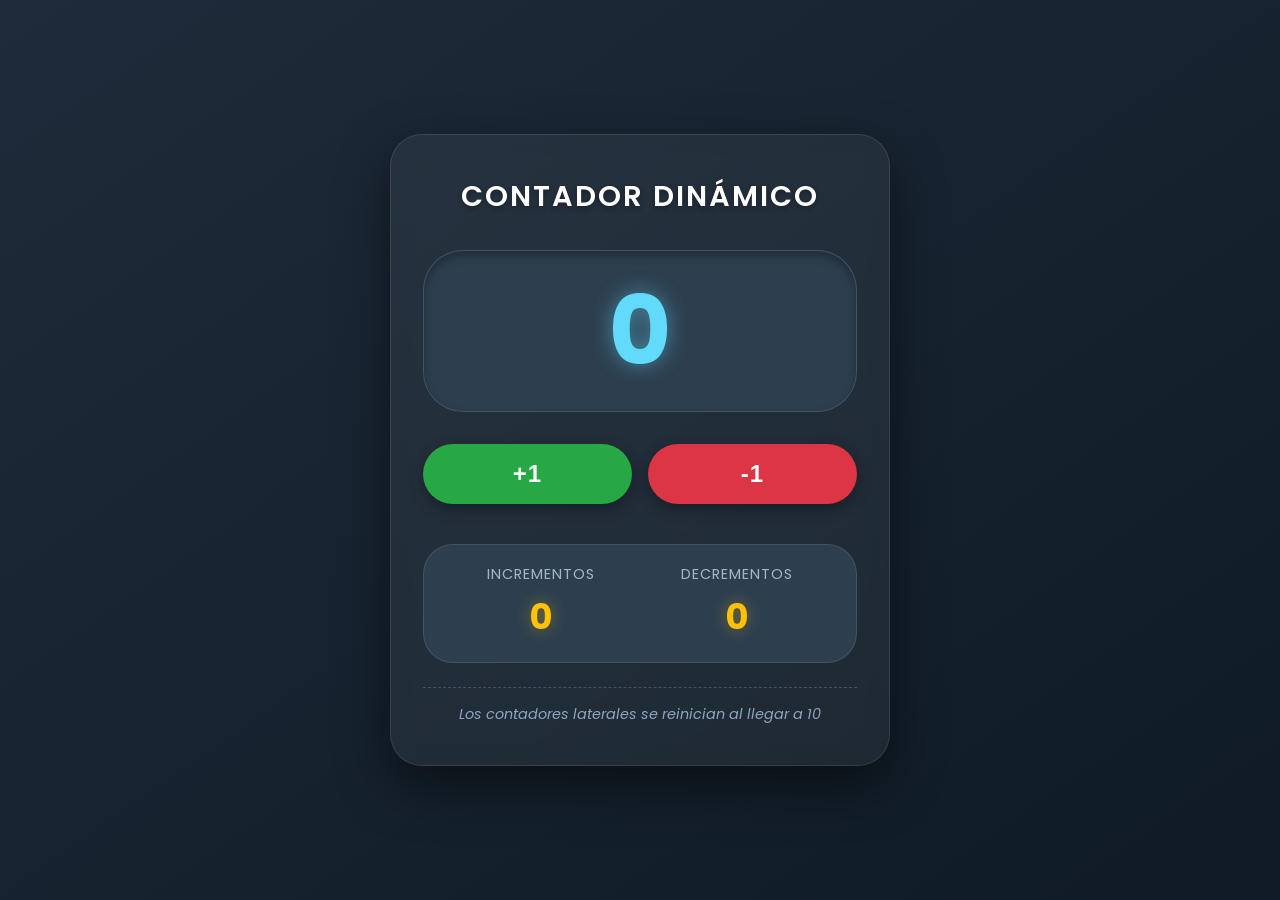
<file: 1.contador-personalizado/index.html>
<!DOCTYPE html>
<html lang="es">
<head>
    <meta charset="UTF-8">
    <meta name="viewport" content="width=device-width, initial-scale=1.0">
    <title>Contador Interactivo</title>
    <link rel="stylesheet" href="styles.css">
</head>
<body>
    <div class="card">
        <h1 class="title">CONTADOR DINÁMICO</h1>
        
        <div class="counter-box">
            <span class="counter-value" id="mainCounter">0</span>
        </div>

        <div class="button-group">
            <button class="btn btn-increment" id="incrementBtn">+1</button>
            <button class="btn btn-decrement" id="decrementBtn">-1</button>
        </div>

        <div class="stats">
            <div class="stat-item">
                <span class="stat-label">Incrementos</span>
                <span class="stat-number" id="incrementClicks">0</span>
            </div>
            <div class="stat-item">
                <span class="stat-label">Decrementos</span>
                <span class="stat-number" id="decrementClicks">0</span>
            </div>
        </div>

        <p class="info-text">Los contadores laterales se reinician al llegar a 10</p>
    </div>

    <script src="script.js"></script>
</body>
</html>
</file>
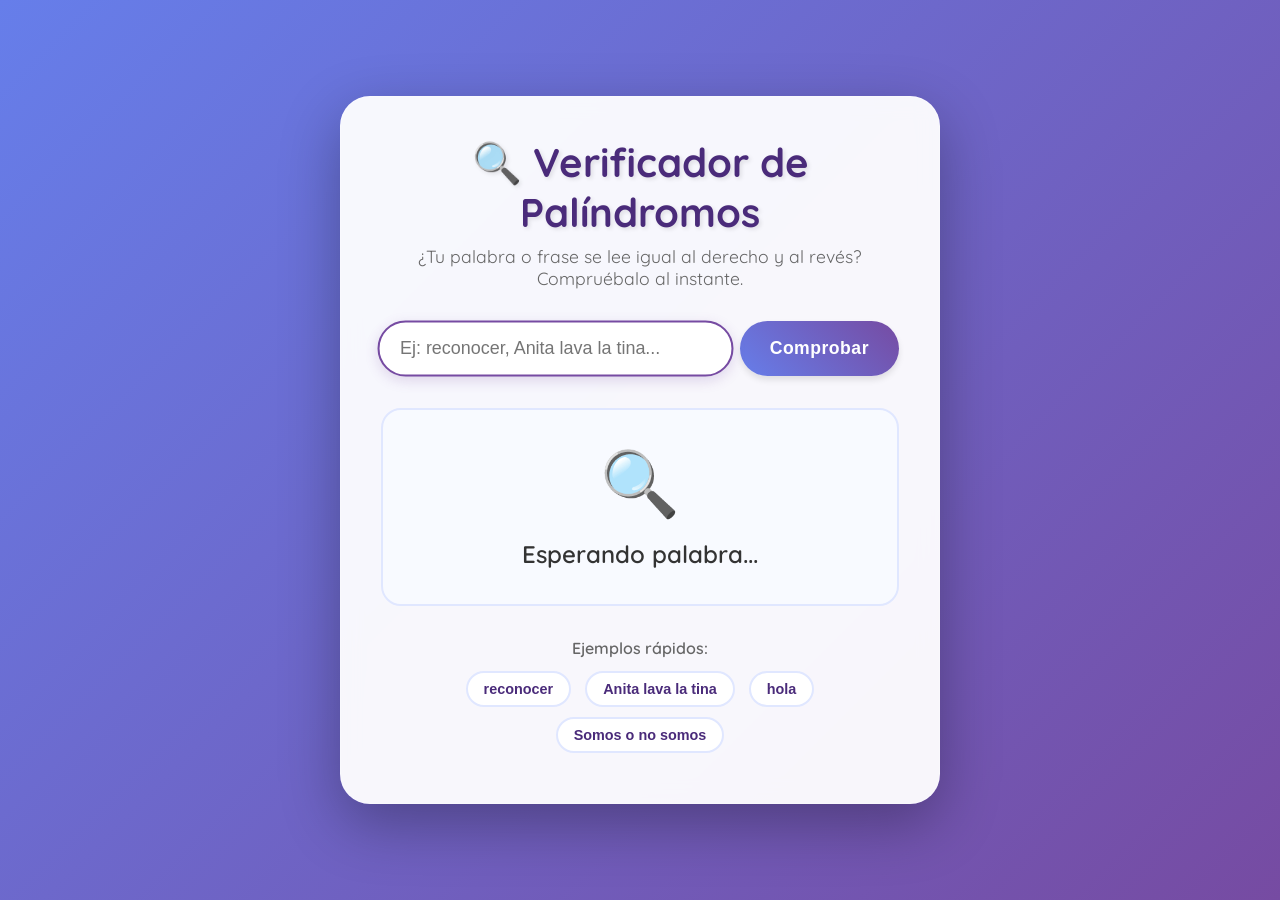
<file: 2.verificador-palindromo/index.html>
<!DOCTYPE html>
<html lang="es">
<head>
    <meta charset="UTF-8">
    <meta name="viewport" content="width=device-width, initial-scale=1.0">
    <title>Verificador de Palíndromos</title>
    <link rel="stylesheet" href="styles.css">
</head>
<body>
    <div class="container">
        <h1>🔍 Verificador de Palíndromos</h1>
        <p class="subtitle">¿Tu palabra o frase se lee igual al derecho y al revés? Compruébalo al instante.</p>
        
        <div class="input-group">
            <input type="text" id="wordInput" placeholder="Ej: reconocer, Anita lava la tina..." autofocus>
            <button id="checkBtn">Comprobar</button>
        </div>
        
        <div class="result-card" id="resultCard">
            <div class="result-icon" id="resultIcon">🔍</div>
            <div class="result-message" id="resultMessage">Esperando palabra...</div>
        </div>
        
        <div class="examples">
            <p>Ejemplos rápidos:</p>
            <button class="example-btn" data-example="reconocer">reconocer</button>
            <button class="example-btn" data-example="Anita lava la tina">Anita lava la tina</button>
            <button class="example-btn" data-example="hola">hola</button>
            <button class="example-btn" data-example="Somos o no somos">Somos o no somos</button>
        </div>
    </div>

    <script src="script.js"></script>
</body>
</html>
</file>
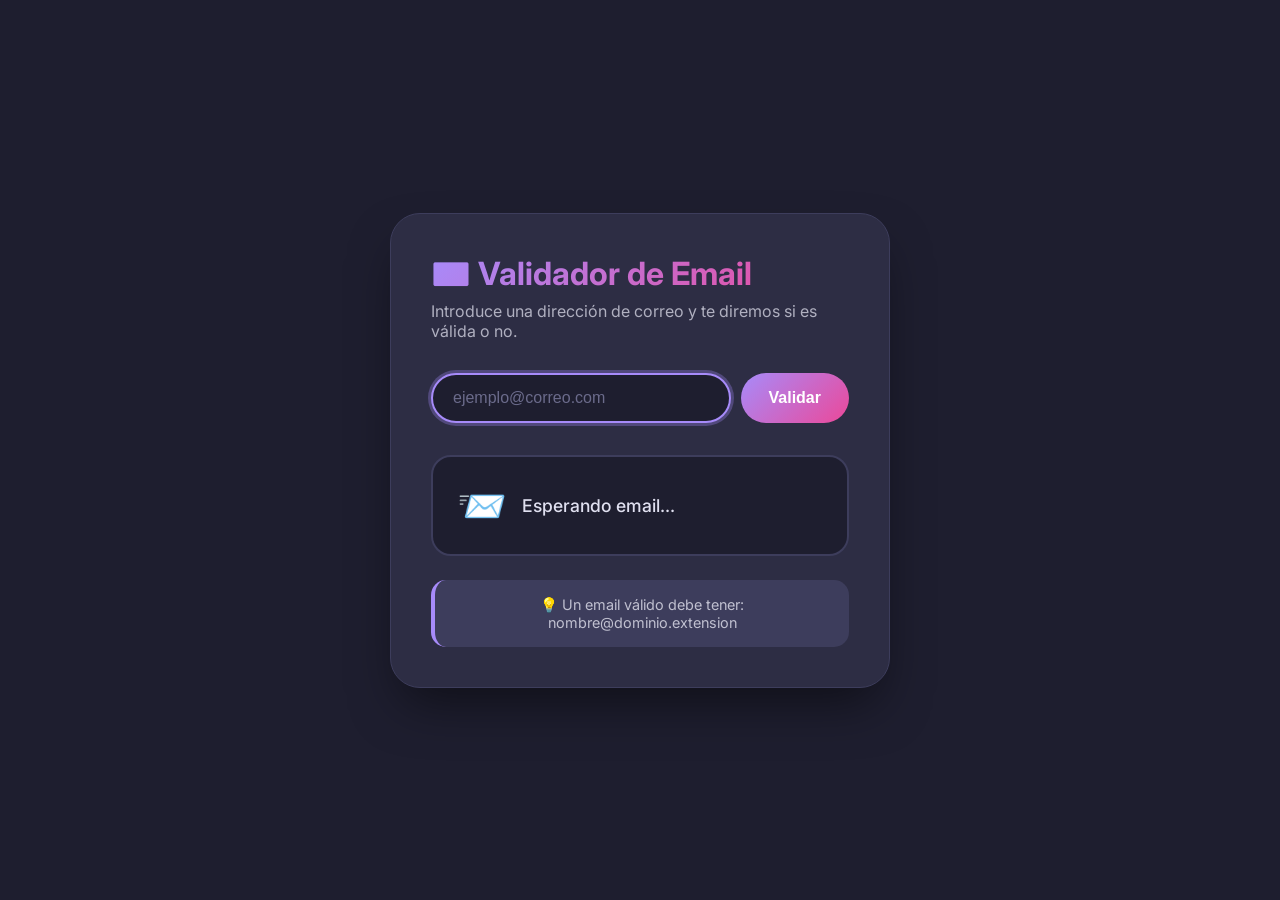
<file: 3.validador-email/index.html>
<!DOCTYPE html>
<html lang="es">
<head>
    <meta charset="UTF-8">
    <meta name="viewport" content="width=device-width, initial-scale=1.0">
    <title>Validador de Email Profesional</title>
    <link rel="stylesheet" href="styles.css">
</head>
<body>
    <div class="card">
        <h1>📧 Validador de Email</h1>
        <p class="description">Introduce una dirección de correo y te diremos si es válida o no.</p>

        <div class="input-wrapper">
            <input type="email" id="emailInput" placeholder="ejemplo@correo.com" autofocus>
            <button id="validateBtn">Validar</button>
        </div>

        <div class="result-area" id="resultArea">
            <span class="result-icon" id="resultIcon">📨</span>
            <span class="result-text" id="resultText">Esperando email...</span>
        </div>

        <div class="tip">
            <p>💡 Un email válido debe tener: nombre@dominio.extension</p>
        </div>
    </div>

    <script src="script.js"></script>
</body>
</html>
</file>
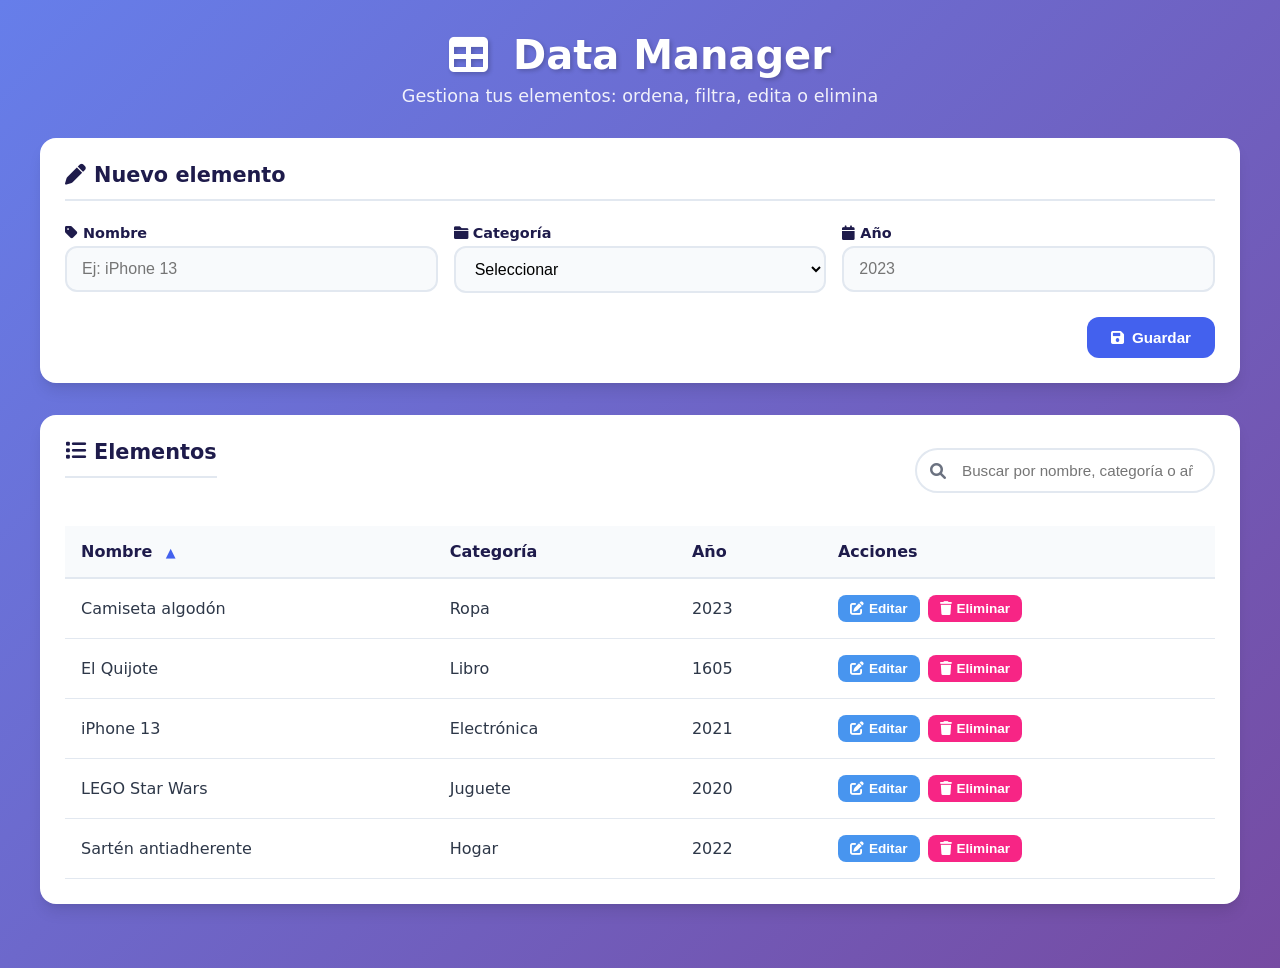
<file: 5.tabla-dinamica/index.html>
<!DOCTYPE html>
<html lang="es">
<head>
    <meta charset="UTF-8">
    <meta name="viewport" content="width=device-width, initial-scale=1.0">
    <title>Data Manager · Tabla interactiva</title>
    <link rel="stylesheet" href="https://cdnjs.cloudflare.com/ajax/libs/font-awesome/6.0.0-beta3/css/all.min.css">
    <link rel="stylesheet" href="styles.css">
</head>
<body>
    <div class="app">
        <header>
            <h1><i class="fas fa-table"></i> Data Manager</h1>
            <p>Gestiona tus elementos: ordena, filtra, edita o elimina</p>
        </header>

        <main>
            
            <div class="card form-card">
                <h2><i class="fas fa-pen"></i> <span id="formTitle">Nuevo elemento</span></h2>
                <form id="itemForm">
                    <input type="hidden" id="itemId">
                    <div class="form-grid">
                        <div class="form-group">
                            <label for="name"><i class="fas fa-tag"></i> Nombre</label>
                            <input type="text" id="name" placeholder="Ej: iPhone 13" required>
                        </div>
                        <div class="form-group">
                            <label for="category"><i class="fas fa-folder"></i> Categoría</label>
                            <select id="category" required>
                                <option value="">Seleccionar</option>
                                <option value="Electrónica">Electrónica</option>
                                <option value="Libro">Libro</option>
                                <option value="Ropa">Ropa</option>
                                <option value="Hogar">Hogar</option>
                                <option value="Juguete">Juguete</option>
                            </select>
                        </div>
                        <div class="form-group">
                            <label for="year"><i class="fas fa-calendar"></i> Año</label>
                            <input type="number" id="year" min="1900" max="2100" placeholder="2023" required>
                        </div>
                    </div>
                    <div class="form-actions">
                        <button type="submit" class="btn primary" id="submitBtn"><i class="fas fa-save"></i> Guardar</button>
                        <button type="button" class="btn secondary" id="cancelBtn"><i class="fas fa-times"></i> Cancelar</button>
                    </div>
                </form>
            </div>

            <!-- Filtro y tabla -->
            <div class="card table-card">
                <div class="table-header">
                    <h2><i class="fas fa-list"></i> Elementos</h2>
                    <div class="filter-wrapper">
                        <i class="fas fa-search"></i>
                        <input type="text" id="filterInput" placeholder="Buscar por nombre, categoría o año...">
                    </div>
                </div>

                <div class="table-responsive">
                    <table id="dataTable">
                        <thead>
                            <tr>
                                <th data-sort="name">Nombre <span class="sort-icon"></span></th>
                                <th data-sort="category">Categoría <span class="sort-icon"></span></th>
                                <th data-sort="year">Año <span class="sort-icon"></span></th>
                                <th>Acciones</th>
                            </tr>
                        </thead>
                        <tbody id="tableBody">
                        
                        </tbody>
                    </table>
                </div>
            </div>
        </main>
    </div>

    <script src="script.js"></script>
</body>
</html>
</file>
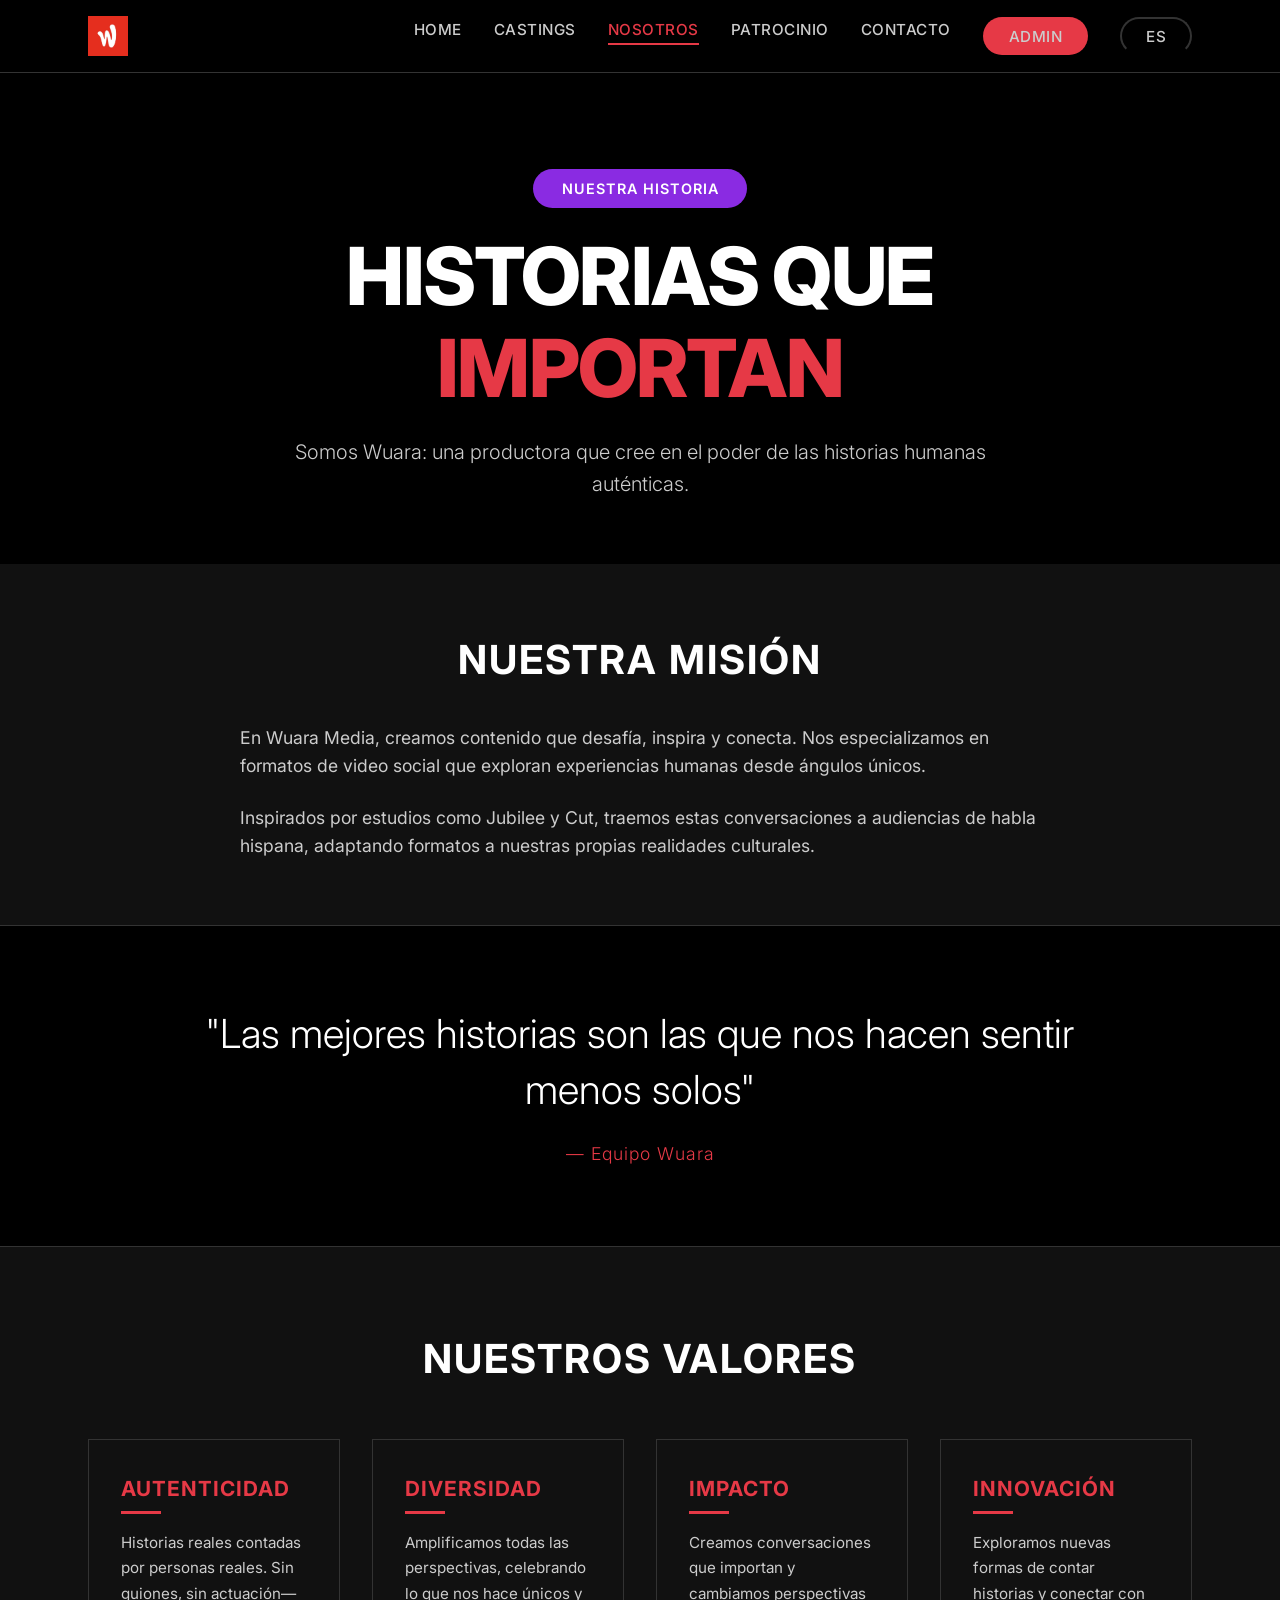
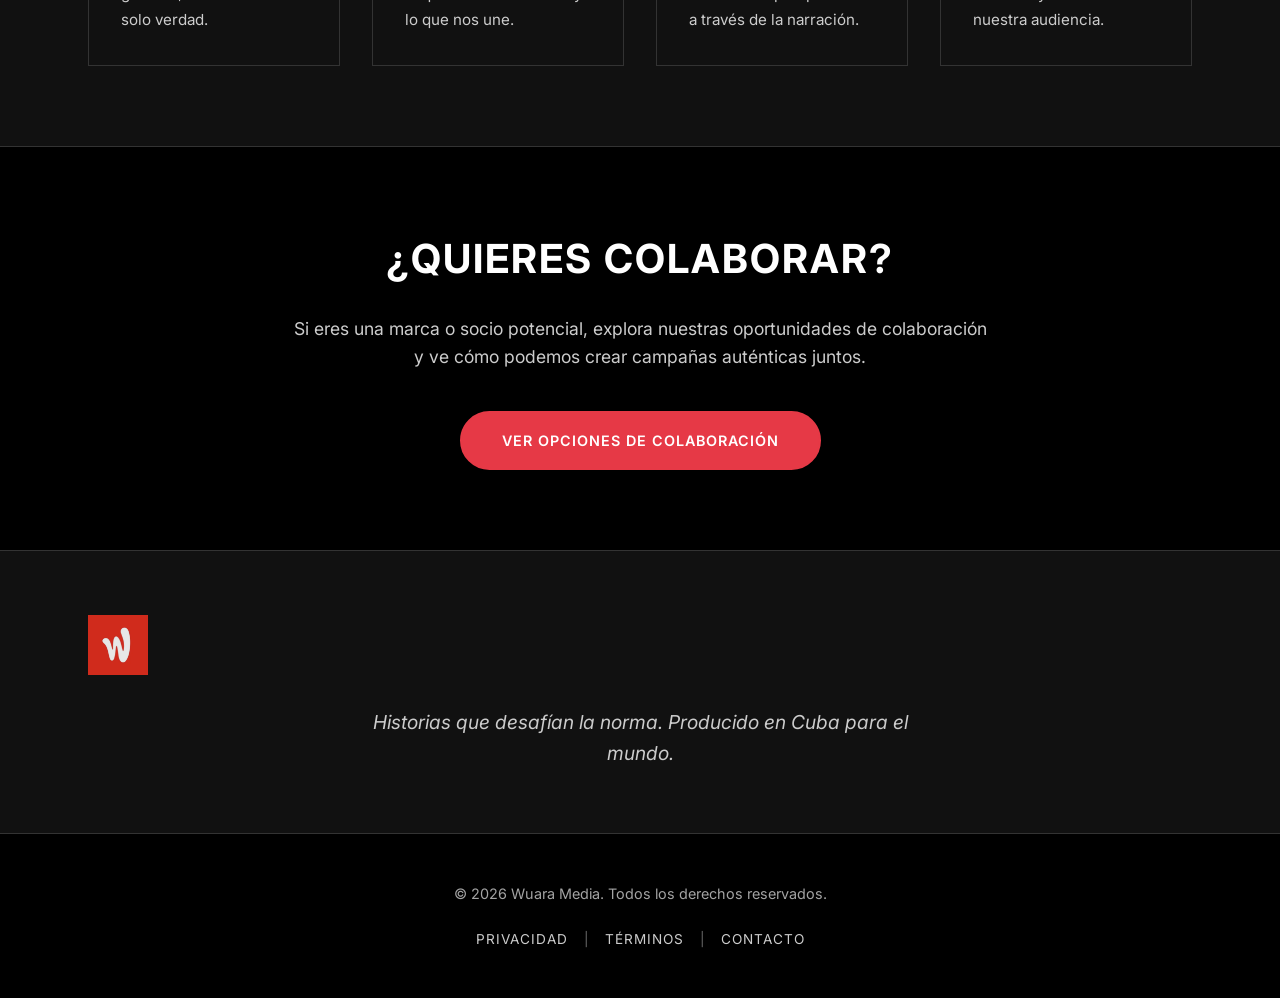
<file: wuaramedia-nosotros/nosotros.html>
<!DOCTYPE html>
<html lang="es">
<head>
    <meta charset="UTF-8">
    <meta name="viewport" content="width=device-width, initial-scale=1.0">
    <title>Nosotros | Wuara Media</title>
    <link rel="stylesheet" href="css/estilos.css">
    <link rel="preconnect" href="https://fonts.googleapis.com">
    <link rel="preconnect" href="https://fonts.gstatic.com" crossorigin>
    <link href="https://fonts.googleapis.com/css2?family=Inter:wght@300;400;600;700;800&display=swap" rel="stylesheet">
</head>
<body>
    <header class="header">
    <div class="container header-container">
        <div class="logo">
            <a href="index.html">
                <img src="images/logo-wuara.jpg.jpg" alt="Wuara Media Logo">
            </a>
        </div>
        <nav class="nav">
            <ul>
                <li><a href="index.html">HOME</a></li>
                <li><a href="castings.html">CASTINGS</a></li>
                <li><a href="nosotros.html" class="active">NOSOTROS</a></li>
                <li><a href="patrocinio.html">PATROCINIO</a></li>
                <li><a href="contacto.html">CONTACTO</a></li>
                <li><a href="admin.html" class="btn-oval btn-admin">ADMIN</a></li>
                <li><a href="es.html" class="btn-oval btn-es">ES</a></li>
            </ul>
        </nav>
    </div>
</header>

    <main>
        <section class="hero">
    <div class="container">
        <div class="badge">NUESTRA HISTORIA</div>  
        <h1>
            <span class="linea-superior">HISTORIAS QUE</span>
            <span class="linea-inferior">IMPORTAN</span>
        </h1>
        <p class="hero-subtitulo">Somos Wuara: una productora que cree en el poder de las historias humanas auténticas.</p>
    </div>
</section>

        <!-- Misión Section -->
        <section class="mision">
            <div class="container">
                <h2>NUESTRA MISIÓN</h2>
                <div class="mision-contenido">
                    <p class="mision-texto">En Wuara Media, creamos contenido que desafía, inspira y conecta. Nos especializamos en formatos de video social que exploran experiencias humanas desde ángulos únicos.</p>
                    <p class="mision-texto">Inspirados por estudios como Jubilee y Cut, traemos estas conversaciones a audiencias de habla hispana, adaptando formatos a nuestras propias realidades culturales.</p>
                </div>
            </div>
        </section>

        <!-- Frase destacada -->
        <section class="frase-destacada">
            <div class="container">
                <blockquote>
                    "Las mejores historias son las que nos hacen sentir menos solos"
                    <cite>— Equipo Wuara</cite>
                </blockquote>
            </div>
        </section>

        <!-- Valores Section -->
        <section class="valores">
            <div class="container">
                <h2>NUESTROS VALORES</h2>
                <div class="valores-grid">
                    <article class="valor-card">
                        <h3>AUTENTICIDAD</h3>
                        <p>Historias reales contadas por personas reales. Sin guiones, sin actuación—solo verdad.</p>
                    </article>
                    <article class="valor-card">
                        <h3>DIVERSIDAD</h3>
                        <p>Amplificamos todas las perspectivas, celebrando lo que nos hace únicos y lo que nos une.</p>
                    </article>
                    <article class="valor-card">
                        <h3>IMPACTO</h3>
                        <p>Creamos conversaciones que importan y cambiamos perspectivas a través de la narración.</p>
                    </article>
                    <article class="valor-card">
                        <h3>INNOVACIÓN</h3>
                        <p>Exploramos nuevas formas de contar historias y conectar con nuestra audiencia.</p>
                    </article>
                </div>
            </div>
        </section>

        <!-- Colaboración Section -->
        <section class="colaboracion">
            <div class="container">
                <h2>¿QUIERES COLABORAR?</h2>
                <p class="colaboracion-texto">Si eres una marca o socio potencial, explora nuestras oportunidades de colaboración y ve cómo podemos crear campañas auténticas juntos.</p>
                <a href="#" class="btn">VER OPCIONES DE COLABORACIÓN</a>
            </div>
        </section>

       <!-- Frase final -->
<section class="frase-final">
    <div class="container">
        <div class="logo-separador">
            <img src="images/logo-wuara.jpg.jpg" alt="Wuara Media">
        </div>
        <p>Historias que desafían la norma. Producido en Cuba para el mundo.</p>
    </div>
</section>
    </main>

    <footer class="footer">
        <div class="container footer-container">
            <p class="copyright">© 2026 Wuara Media. Todos los derechos reservados.</p>
            <div class="footer-links">
                <a href="#">PRIVACIDAD</a>
                <span class="separador">|</span>
                <a href="#">TÉRMINOS</a>
                <span class="separador">|</span>
                <a href="#">CONTACTO</a>
            </div>
        </div>
    </footer>
</body>
</html>
</file>
<file: 1.contador-personalizado/styles.css>
@import url('https://fonts.googleapis.com/css2?family=Poppins:wght@400;600;700&display=swap');

* {
    margin: 0;
    padding: 0;
    box-sizing: border-box;
}

body {
    font-family: 'Poppins', sans-serif;
    background: linear-gradient(145deg, #1e2b3a 0%, #0f1a24 100%);
    min-height: 100vh;
    display: flex;
    justify-content: center;
    align-items: center;
    padding: 20px;
}

.card {
    background: rgba(255, 255, 255, 0.05);
    backdrop-filter: blur(10px);
    -webkit-backdrop-filter: blur(10px);
    border: 1px solid rgba(255, 255, 255, 0.1);
    border-radius: 32px;
    padding: 2.5rem 2rem;
    max-width: 500px;
    width: 100%;
    box-shadow: 0 20px 50px rgba(0, 0, 0, 0.5);
}

.title {
    text-align: center;
    color: #fff;
    font-weight: 600;
    font-size: 1.8rem;
    letter-spacing: 2px;
    margin-bottom: 2rem;
    text-shadow: 0 2px 5px rgba(0,0,0,0.3);
}

.counter-box {
    background: #2d3f4f;
    border-radius: 40px;
    padding: 2rem;
    margin-bottom: 2rem;
    border: 1px solid rgba(255,255,255,0.1);
    box-shadow: inset 0 5px 10px rgba(0,0,0,0.3);
}

.counter-value {
    display: block;
    text-align: center;
    font-size: 6rem;
    font-weight: 700;
    color: #61dafb;
    line-height: 1;
    text-shadow: 0 0 20px rgba(97, 218, 251, 0.5);
}

.button-group {
    display: flex;
    gap: 1rem;
    margin-bottom: 2.5rem;
}

.btn {
    flex: 1;
    padding: 1rem;
    border: none;
    border-radius: 50px;
    font-size: 1.5rem;
    font-weight: 600;
    cursor: pointer;
    transition: all 0.2s ease;
    text-transform: uppercase;
    letter-spacing: 1px;
    box-shadow: 0 5px 15px rgba(0,0,0,0.3);
}

.btn-increment {
    background: #28a745;
    color: white;
}

.btn-increment:hover {
    background: #218838;
    transform: translateY(-3px);
    box-shadow: 0 8px 20px rgba(40, 167, 69, 0.4);
}

.btn-decrement {
    background: #dc3545;
    color: white;
}

.btn-decrement:hover {
    background: #c82333;
    transform: translateY(-3px);
    box-shadow: 0 8px 20px rgba(220, 53, 69, 0.4);
}

.btn:active {
    transform: translateY(0);
    box-shadow: 0 2px 10px rgba(0,0,0,0.3);
}

.stats {
    display: flex;
    justify-content: space-around;
    background: #2d3f4f;
    border-radius: 30px;
    padding: 1.2rem;
    margin-bottom: 1.5rem;
    border: 1px solid rgba(255,255,255,0.1);
}

.stat-item {
    text-align: center;
}

.stat-label {
    display: block;
    color: #a0b8cc;
    font-size: 0.9rem;
    text-transform: uppercase;
    letter-spacing: 1px;
    margin-bottom: 5px;
}

.stat-number {
    font-size: 2.2rem;
    font-weight: 700;
    color: #ffc107;
    text-shadow: 0 0 15px rgba(255, 193, 7, 0.4);
}

.info-text {
    text-align: center;
    color: #8fa6bf;
    font-size: 0.9rem;
    font-style: italic;
    border-top: 1px dashed #3f5567;
    padding-top: 1rem;
    margin-top: 0.5rem;
}
</file>
<file: 2.verificador-palindromo/styles.css>
@import url('https://fonts.googleapis.com/css2?family=Quicksand:wght@400;600;700&display=swap');

* {
    margin: 0;
    padding: 0;
    box-sizing: border-box;
}

body {
    font-family: 'Quicksand', sans-serif;
    background: linear-gradient(135deg, #667eea 0%, #764ba2 100%);
    min-height: 100vh;
    display: flex;
    justify-content: center;
    align-items: center;
    padding: 20px;
}

.container {
    max-width: 600px;
    width: 100%;
    background: rgba(255, 255, 255, 0.95);
    backdrop-filter: blur(10px);
    border-radius: 30px;
    box-shadow: 0 20px 60px rgba(0, 0, 0, 0.3);
    padding: 2.5rem;
    text-align: center;
    border: 1px solid rgba(255, 255, 255, 0.2);
}

h1 {
    font-size: 2.5rem;
    font-weight: 700;
    color: #4a2b7a;
    margin-bottom: 0.5rem;
    text-shadow: 2px 2px 4px rgba(0,0,0,0.1);
}

.subtitle {
    color: #666;
    margin-bottom: 2rem;
    font-size: 1.1rem;
    font-weight: 400;
}

.input-group {
    display: flex;
    gap: 10px;
    margin-bottom: 2rem;
    flex-wrap: wrap;
    justify-content: center;
}

#wordInput {
    flex: 1;
    min-width: 250px;
    padding: 15px 20px;
    font-size: 1.1rem;
    border: 2px solid #e0e7ff;
    border-radius: 50px;
    outline: none;
    transition: all 0.3s;
    background: white;
    box-shadow: 0 4px 6px rgba(0,0,0,0.05);
}

#wordInput:focus {
    border-color: #764ba2;
    box-shadow: 0 4px 12px rgba(118, 75, 162, 0.2);
    transform: scale(1.02);
}

#checkBtn {
    background: linear-gradient(45deg, #667eea, #764ba2);
    color: white;
    border: none;
    padding: 15px 30px;
    font-size: 1.1rem;
    border-radius: 50px;
    cursor: pointer;
    transition: all 0.3s;
    font-weight: 600;
    letter-spacing: 0.5px;
    box-shadow: 0 4px 6px rgba(0,0,0,0.1);
}

#checkBtn:hover {
    transform: translateY(-2px);
    box-shadow: 0 6px 12px rgba(0,0,0,0.15);
    background: linear-gradient(45deg, #764ba2, #667eea);
}

.result-card {
    background: #f8faff;
    border-radius: 20px;
    padding: 2rem;
    margin-bottom: 2rem;
    border: 2px solid #e0e7ff;
    transition: all 0.4s;
}

.result-icon {
    font-size: 4rem;
    margin-bottom: 1rem;
    transition: transform 0.3s;
}

.result-message {
    font-size: 1.5rem;
    font-weight: 600;
    color: #333;
    line-height: 1.4;
    word-break: break-word;
}

/* Clases para resultados */
.result-card.positive {
    background: #e6f7e6;
    border-color: #4caf50;
}

.result-card.positive .result-icon {
    content: "✅";
}

.result-card.negative {
    background: #ffe6e6;
    border-color: #f44336;
}

.result-card.negative .result-icon {
    content: "❌";
}

.examples {
    margin-top: 1.5rem;
}

.examples p {
    color: #666;
    margin-bottom: 0.8rem;
    font-weight: 600;
}

.example-btn {
    background: white;
    border: 2px solid #e0e7ff;
    color: #4a2b7a;
    padding: 8px 16px;
    margin: 0 5px 10px;
    border-radius: 50px;
    cursor: pointer;
    font-size: 0.9rem;
    font-weight: 600;
    transition: all 0.2s;
}

.example-btn:hover {
    background: #e0e7ff;
    border-color: #764ba2;
}

/* Responsive */
@media (max-width: 480px) {
    .container {
        padding: 1.5rem;
    }
    
    h1 {
        font-size: 2rem;
    }
    
    .input-group {
        flex-direction: column;
    }
    
    #checkBtn {
        width: 100%;
    }
    
    .result-message {
        font-size: 1.2rem;
    }
}
</file>
<file: 3.validador-email/styles.css>
@import url('https://fonts.googleapis.com/css2?family=Inter:wght@400;600;700&display=swap');

* {
    margin: 0;
    padding: 0;
    box-sizing: border-box;
}

body {
    font-family: 'Inter', sans-serif;
    background: #1e1e2f;
    min-height: 100vh;
    display: flex;
    justify-content: center;
    align-items: center;
    padding: 20px;
}

.card {
    background: #2d2d44;
    border-radius: 30px;
    box-shadow: 0 25px 50px -12px rgba(0, 0, 0, 0.5);
    padding: 2.5rem;
    max-width: 500px;
    width: 100%;
    color: #fff;
    border: 1px solid #3d3d5c;
}

h1 {
    font-size: 2rem;
    margin-bottom: 0.5rem;
    font-weight: 700;
    background: linear-gradient(135deg, #a78bfa, #ec4899);
    -webkit-background-clip: text;
    -webkit-text-fill-color: transparent;
}

.description {
    color: #b0b0c0;
    margin-bottom: 2rem;
    font-size: 1rem;
}

.input-wrapper {
    display: flex;
    gap: 10px;
    margin-bottom: 2rem;
    flex-wrap: wrap;
}

#emailInput {
    flex: 1;
    min-width: 200px;
    padding: 14px 20px;
    border: 2px solid #3d3d5c;
    border-radius: 50px;
    font-size: 1rem;
    background: #1e1e2f;
    color: #fff;
    outline: none;
    transition: all 0.3s;
}

#emailInput::placeholder {
    color: #6b6b8b;
}

#emailInput:focus {
    border-color: #a78bfa;
    box-shadow: 0 0 0 3px rgba(167, 139, 250, 0.3);
}

#validateBtn {
    background: linear-gradient(135deg, #a78bfa, #ec4899);
    color: white;
    border: none;
    padding: 14px 28px;
    border-radius: 50px;
    font-size: 1rem;
    font-weight: 600;
    cursor: pointer;
    transition: transform 0.2s, box-shadow 0.2s;
    white-space: nowrap;
}

#validateBtn:hover {
    transform: scale(1.05);
    box-shadow: 0 10px 20px -5px rgba(167, 139, 250, 0.5);
}

.result-area {
    background: #1e1e2f;
    border-radius: 20px;
    padding: 1.5rem;
    margin-bottom: 1.5rem;
    display: flex;
    align-items: center;
    gap: 15px;
    border: 2px solid #3d3d5c;
    min-height: 80px;
}

.result-icon {
    font-size: 2.5rem;
}

.result-text {
    font-size: 1.1rem;
    font-weight: 500;
    color: #e0e0f0;
    word-break: break-word;
}

/* Clases de estado */
.result-area.valid {
    border-color: #10b981;
    background: rgba(16, 185, 129, 0.1);
}

.result-area.invalid {
    border-color: #ef4444;
    background: rgba(239, 68, 68, 0.1);
}

.tip {
    background: #3d3d5c;
    border-radius: 15px;
    padding: 1rem;
    text-align: center;
    color: #c0c0d0;
    font-size: 0.9rem;
    border-left: 4px solid #a78bfa;
}

.tip p {
    display: flex;
    align-items: center;
    justify-content: center;
    gap: 8px;
}

/* Responsive */
@media (max-width: 450px) {
    .card {
        padding: 1.5rem;
    }
    
    .input-wrapper {
        flex-direction: column;
    }
    
    #validateBtn {
        width: 100%;
    }
}
</file>
<file: 5.tabla-dinamica/styles.css>
/* VARIABLES */
:root {
    --primary: #4361ee;
    --primary-light: #4895ef;
    --secondary: #3f37c9;
    --success: #4cc9f0;
    --danger: #f72585;
    --warning: #f8961e;
    --dark: #1e1b4b;
    --gray: #6b7280;
    --light: #f8fafc;
    --border: #e2e8f0;
    --card-bg: #ffffff;
    --shadow: 0 10px 15px -3px rgba(0,0,0,0.1), 0 4px 6px -2px rgba(0,0,0,0.05);
    --radius: 16px;
}

/* GLOBALES */
* {
    margin: 0;
    padding: 0;
    box-sizing: border-box;
}

body {
    font-family: 'Inter', system-ui, -apple-system, sans-serif;
    background: linear-gradient(135deg, #667eea 0%, #764ba2 100%);
    min-height: 100vh;
    padding: 2rem 1rem;
    display: flex;
    justify-content: center;
    align-items: center;
}

.app {
    max-width: 1200px;
    width: 100%;
    margin: 0 auto;
}

/*  HEADER */
header {
    text-align: center;
    margin-bottom: 2rem;
    color: white;
}

header h1 {
    font-size: 2.5rem;
    font-weight: 700;
    margin-bottom: 0.5rem;
    text-shadow: 2px 2px 4px rgba(0,0,0,0.2);
}

header h1 i {
    margin-right: 10px;
}

header p {
    font-size: 1.1rem;
    opacity: 0.9;
}

/*CARDS  */
.card {
    background: var(--card-bg);
    border-radius: var(--radius);
    box-shadow: var(--shadow);
    padding: 1.5rem;
    margin-bottom: 2rem;
    border: 1px solid rgba(255,255,255,0.2);
    backdrop-filter: blur(5px);
}

.card h2 {
    font-size: 1.3rem;
    color: var(--dark);
    margin-bottom: 1.5rem;
    display: flex;
    align-items: center;
    gap: 8px;
    border-bottom: 2px solid var(--border);
    padding-bottom: 0.75rem;
}

/*FORMULARIO */
.form-grid {
    display: grid;
    grid-template-columns: repeat(auto-fit, minmax(200px, 1fr));
    gap: 1rem;
    margin-bottom: 1.5rem;
}

.form-group {
    display: flex;
    flex-direction: column;
}

.form-group label {
    font-weight: 600;
    margin-bottom: 0.3rem;
    color: var(--dark);
    font-size: 0.9rem;
    display: flex;
    align-items: center;
    gap: 5px;
}

.form-group input,
.form-group select {
    padding: 12px 15px;
    border: 2px solid var(--border);
    border-radius: 12px;
    font-size: 1rem;
    transition: all 0.2s;
    background: var(--light);
}

.form-group input:focus,
.form-group select:focus {
    border-color: var(--primary);
    outline: none;
    box-shadow: 0 0 0 3px rgba(67, 97, 238, 0.2);
}

.form-actions {
    display: flex;
    gap: 10px;
    justify-content: flex-end;
}

.btn {
    padding: 12px 24px;
    border: none;
    border-radius: 12px;
    font-weight: 600;
    font-size: 0.95rem;
    cursor: pointer;
    transition: all 0.2s;
    display: inline-flex;
    align-items: center;
    gap: 8px;
}

.btn.primary {
    background: var(--primary);
    color: white;
}

.btn.primary:hover {
    background: var(--secondary);
    transform: translateY(-2px);
    box-shadow: 0 5px 10px rgba(67, 97, 238, 0.3);
}

.btn.secondary {
    background: var(--light);
    color: var(--gray);
    border: 1px solid var(--border);
}

.btn.secondary:hover {
    background: #e2e8f0;
    color: var(--dark);
}

/*FILTRo*/
.table-header {
    display: flex;
    justify-content: space-between;
    align-items: center;
    flex-wrap: wrap;
    gap: 1rem;
    margin-bottom: 1.5rem;
}

.filter-wrapper {
    position: relative;
    flex: 1;
    max-width: 300px;
}

.filter-wrapper i {
    position: absolute;
    left: 15px;
    top: 50%;
    transform: translateY(-50%);
    color: var(--gray);
}

#filterInput {
    width: 100%;
    padding: 12px 20px 12px 45px;
    border: 2px solid var(--border);
    border-radius: 30px;
    font-size: 0.95rem;
    transition: all 0.2s;
}

#filterInput:focus {
    border-color: var(--primary);
    outline: none;
    box-shadow: 0 0 0 3px rgba(67, 97, 238, 0.2);
}

/*TABLA*/
.table-responsive {
    overflow-x: auto;
}

table {
    width: 100%;
    border-collapse: collapse;
    min-width: 600px;
}

th {
    background: var(--light);
    color: var(--dark);
    font-weight: 600;
    padding: 1rem;
    text-align: left;
    cursor: pointer;
    user-select: none;
    transition: background 0.2s;
    border-bottom: 2px solid var(--border);
}

th:hover {
    background: #e9ecef;
}

th .sort-icon {
    margin-left: 8px;
    font-size: 0.8rem;
    display: inline-block;
}

th.asc .sort-icon::after {
    content: "▲";
    color: var(--primary);
}

th.desc .sort-icon::after {
    content: "▼";
    color: var(--primary);
}

td {
    padding: 1rem;
    border-bottom: 1px solid var(--border);
    color: #2d3748;
}

tbody tr {
    transition: background 0.2s;
}

tbody tr:hover {
    background: #f1f5f9;
}

td .actions {
    display: flex;
    gap: 8px;
    flex-wrap: wrap;
}

td button {
    padding: 6px 12px;
    border: none;
    border-radius: 8px;
    font-weight: 600;
    font-size: 0.85rem;
    cursor: pointer;
    transition: all 0.2s;
    display: inline-flex;
    align-items: center;
    gap: 5px;
}

td .edit-btn {
    background: var(--primary-light);
    color: white;
}

td .edit-btn:hover {
    background: var(--primary);
}

td .delete-btn {
    background: var(--danger);
    color: white;
}

td .delete-btn:hover {
    background: #d1145e;
}

/*MENSAJE SIN DATOS*/
.no-data {
    text-align: center;
    padding: 3rem;
    color: var(--gray);
    font-style: italic;
}

/*RESPONSIVE */
@media (max-width: 600px) {
    .table-header {
        flex-direction: column;
        align-items: stretch;
    }
    
    .filter-wrapper {
        max-width: 100%;
    }
    
    .form-actions {
        flex-direction: column;
    }
    
    .btn {
        justify-content: center;
    }
}
</file>
<file: wuaramedia-nosotros/css/estilos.css>
/*VARIABLES GLOBALES Y RESET*/
:root {
    --color-primario: #ffffff;       
    --color-secundario: #000000;       
    --color-destacado: #e63946;      
    --color-texto: #ffffff;           
    --color-texto-claro: #cccccc;       
    --color-fondo-claro: #111111;       
    --color-borde: #333333;            
    --color-morado: #8a2be2;
    --fuente-principal: 'Inter', sans-serif;
    --max-width: 1200px;
    --padding-contenedor: 1.5rem;
}

* {
    margin: 0;
    padding: 0;
    box-sizing: border-box;
}

body {
    font-family: var(--fuente-principal);
    color: var(--color-texto);
    line-height: 1.6;
    background-color: var(--color-secundario);
}

a {
    text-decoration: none;
    color: inherit;
}

ul {
    list-style: none;
}

img {
    max-width: 100%;
    height: auto;
    display: block;
}

/*CONTENEDOR*/
.container {
    width: 90%;
    max-width: var(--max-width);
    margin: 0 auto;
    padding: 0 var(--padding-contenedor);
}

/*HEADER*/
.header {
    background-color: var(--color-secundario);
    border-bottom: 1px solid var(--color-borde);
    position: sticky;
    top: 0;
    z-index: 100;
}

.header-container {
    display: flex;
    justify-content: space-between;
    align-items: center;
    padding: 1rem var(--padding-contenedor);
}

.logo img {
    max-height: 40px;
    width: auto;
    display: block;
}

.nav ul {
    display: flex;
    gap: 2rem;
}

.nav a {
    font-weight: 500;
    font-size: 0.95rem;
    letter-spacing: 0.5px;
    transition: color 0.3s ease;
    padding-bottom: 0.25rem;
    border-bottom: 2px solid transparent;
    color: var(--color-texto-claro);
}

.nav a:hover,
.nav a.active {
    color: var(--color-destacado);
    border-bottom-color: var(--color-destacado);
}

/*HERO*/
.hero {
    padding: 6rem 0 4rem;
    text-align: center;
    background-color: var(--color-secundario);
}

.hero h1 {
    display: flex;
    flex-direction: column;
    align-items: center;
    gap: 0.25rem;       
    font-size: clamp(2.5rem, 8vw, 5rem);
    font-weight: 800;
    letter-spacing: -0.02em;
    line-height: 1.1;
    margin-bottom: 1.5rem;
}

.hero .linea-superior {
    color: var(--color-primario);
}

.hero .linea-inferior {
    color: var(--color-destacado); 
}

.hero-subtitulo {
    font-size: 1.25rem;
    max-width: 700px;
    margin: 0 auto;
    color: var(--color-texto-claro);
    font-weight: 300;
}

/*BADGE "NUESTRA HISTORIA"*/
.badge {
    display: inline-block;          
    background-color: var(--color-morado);
    color: #ffffff;              
    font-size: 0.9rem;
    font-weight: 600;
    letter-spacing: 1px;
    padding: 0.5rem 1.8rem;        
    text-transform: uppercase;       
    margin-bottom: 1.5rem;          
    border: none;
    border-radius: 50px;            
    box-shadow: 0 2px 5px rgba(0,0,0,0.2); 
}

/*MISIÓN*/
.mision {
    padding: 4rem 0;
    background-color: var(--color-fondo-claro);
}

.mision h2 {
    font-size: 2.5rem;
    font-weight: 700;
    letter-spacing: 2px;
    margin-bottom: 2rem;
    color: var(--color-primario);
    text-align: center;
}

.mision-contenido {
    max-width: 800px;
    margin: 0 auto;
}

.mision-texto {
    font-size: 1.1rem;
    margin-bottom: 1.5rem;
    color: var(--color-texto-claro);
}

.mision-texto:last-child {
    margin-bottom: 0;
}

/*FRASE DESTACADA*/
.frase-destacada {
    padding: 5rem 0;
    background-color: var(--color-secundario);
    color: var(--color-primario);
    text-align: center;
    border-top: 1px solid var(--color-borde);
    border-bottom: 1px solid var(--color-borde);
}

.frase-destacada blockquote {
    font-size: clamp(1.5rem, 5vw, 2.5rem);
    font-weight: 300;
    line-height: 1.4;
    max-width: 900px;
    margin: 0 auto;
    color: var(--color-primario);
}

.frase-destacada cite {
    display: block;
    margin-top: 1.5rem;
    font-size: 1.1rem;
    font-style: normal;
    color: var(--color-destacado);  
    letter-spacing: 1px;
}

/*VALORES*/
.valores {
    padding: 5rem 0;
    background-color: var(--color-fondo-claro);
}

.valores h2 {
    font-size: 2.5rem;
    font-weight: 700;
    letter-spacing: 2px;
    margin-bottom: 3rem;
    color: var(--color-primario);
    text-align: center;
}

.valores-grid {
    display: grid;
    grid-template-columns: repeat(auto-fit, minmax(250px, 1fr));
    gap: 2rem;
}

.valor-card {
    padding: 2rem;
    border: 1px solid var(--color-borde);
    transition: all 0.3s ease;
    background-color: transparent;
}

.valor-card:hover {
    border-color: var(--color-destacado);
    transform: translateY(-5px);
}

.valor-card h3 {
    font-size: 1.3rem;
    font-weight: 700;
    letter-spacing: 1px;
    margin-bottom: 1rem;
    color: var(--color-destacado); 
    position: relative;
    padding-bottom: 0.5rem;
}

.valor-card h3::after {
    content: '';
    position: absolute;
    bottom: 0;
    left: 0;
    width: 40px;
    height: 3px;
    background-color: var(--color-destacado);
}

.valor-card p {
    color: var(--color-texto-claro);
    font-size: 0.95rem;
    line-height: 1.7;
}

/*COLABORACIÓN*/
.colaboracion {
    padding: 5rem 0;
    background-color: var(--color-secundario);
    text-align: center;
    border-top: 1px solid var(--color-borde);
}

.colaboracion h2 {
    font-size: 2.5rem;
    font-weight: 700;
    letter-spacing: 2px;
    margin-bottom: 1.5rem;
    color: var(--color-primario);
}

.colaboracion-texto {
    font-size: 1.1rem;
    max-width: 700px;
    margin: 0 auto 2.5rem;
    color: var(--color-texto-claro);
}

.btn {
    display: inline-block;
    background-color: var(--color-destacado); 
    color: var(--color-primario);           
    padding: 1rem 2.5rem;
    font-weight: 600;
    letter-spacing: 1px;
    border: 2px solid var(--color-destacado); 
    border-radius: 50px;                       
    transition: all 0.3s ease;
    text-transform: uppercase;
    font-size: 0.9rem;
    cursor: pointer;
    text-decoration: none;
}

.btn:hover {
    background-color: transparent;          
    color: var(--color-destacado);           
}

/*FRASE FINAL (con logo separador)*/
.frase-final {
    padding: 4rem 0;
    text-align: center;
    background-color: var(--color-fondo-claro);
    border-top: 1px solid var(--color-borde);
}

.logo-separador {
    text-align: center;
    margin-bottom: 2rem;
}

.logo-separador img {
    max-width: 100%;
    height: auto;
    width: auto;
    max-height: 60px;
    opacity: 0.9;
    transition: opacity 0.3s ease;
}

.logo-separador img:hover {
    opacity: 1;
}

.frase-final p {
    font-size: 1.2rem;
    font-style: italic;
    color: var(--color-texto-claro);
    max-width: 600px;
    margin: 0 auto;
    line-height: 1.6;
}

/* FOOTER */
.footer {
    background-color: var(--color-secundario);
    color: var(--color-texto-claro);
    padding: 3rem 0;
    border-top: 1px solid var(--color-borde);
}

.footer-container {
    display: flex;
    flex-direction: column;
    align-items: center;
    gap: 1.5rem;
}

.copyright {
    font-size: 0.9rem;
    opacity: 0.8;
    color: var(--color-texto-claro);
}

.footer-links {
    display: flex;
    gap: 1rem;
    align-items: center;
    flex-wrap: wrap;
    justify-content: center;
}

.footer-links a {
    font-size: 0.85rem;
    letter-spacing: 1px;
    transition: opacity 0.3s ease;
    color: var(--color-texto-claro);
}

.footer-links a:hover {
    color: var(--color-destacado);
}

.separador {
    opacity: 0.5;
    font-size: 0.85rem;
    color: var(--color-texto-claro);
}

/* BOTONES OVALADOS (ADMIN y ES)*/
.btn-oval {
    display: inline-block;
    padding: 0.4rem 1.5rem;
    border-radius: 50px;         
    font-weight: 600;
    font-size: 0.9rem;
    letter-spacing: 0.5px;
    transition: all 0.3s ease;
    text-decoration: none;
    border: 2px solid transparent;
}

.btn-admin {
    background-color: var(--color-destacado); 
    color: var(--color-primario);            
    border-color: var(--color-destacado);
}

.btn-admin:hover {
    background-color: transparent;
    color: var(--color-destacado);
}

.btn-es {
    background-color: transparent;
    color: var(--color-texto-claro);
    border: 2px solid var(--color-borde);     
}

.btn-es:hover {
    border-color: var(--color-destacado);
    color: var(--color-destacado);
}

/* MEDIA QUERIES (RESPONSIVE) */
@media (max-width: 768px) {
    .header-container {
        flex-direction: column;
        gap: 1rem;
    }

    .nav ul {
        gap: 1rem;
        flex-wrap: wrap;
        justify-content: center;
    }

    .hero {
        padding: 4rem 0 3rem;
    }

    .hero h1 {
        font-size: clamp(2rem, 10vw, 3.5rem);
    }

    .mision h2,
    .valores h2,
    .colaboracion h2 {
        font-size: 2rem;
    }

    .valores-grid {
        grid-template-columns: 1fr;
        max-width: 500px;
        margin: 0 auto;
    }

    .frase-destacada blockquote {
        font-size: 1.5rem;
    }
}

@media (max-width: 480px) {
    .hero-subtitulo {
        font-size: 1rem;
    }

    .mision-texto {
        font-size: 1rem;
    }

    .btn {
        padding: 0.8rem 1.5rem;
        font-size: 0.8rem;
    }

    .footer-links {
        flex-direction: column;
        gap: 0.5rem;
    }

    .separador {
        display: none;
    }
}
</file>
